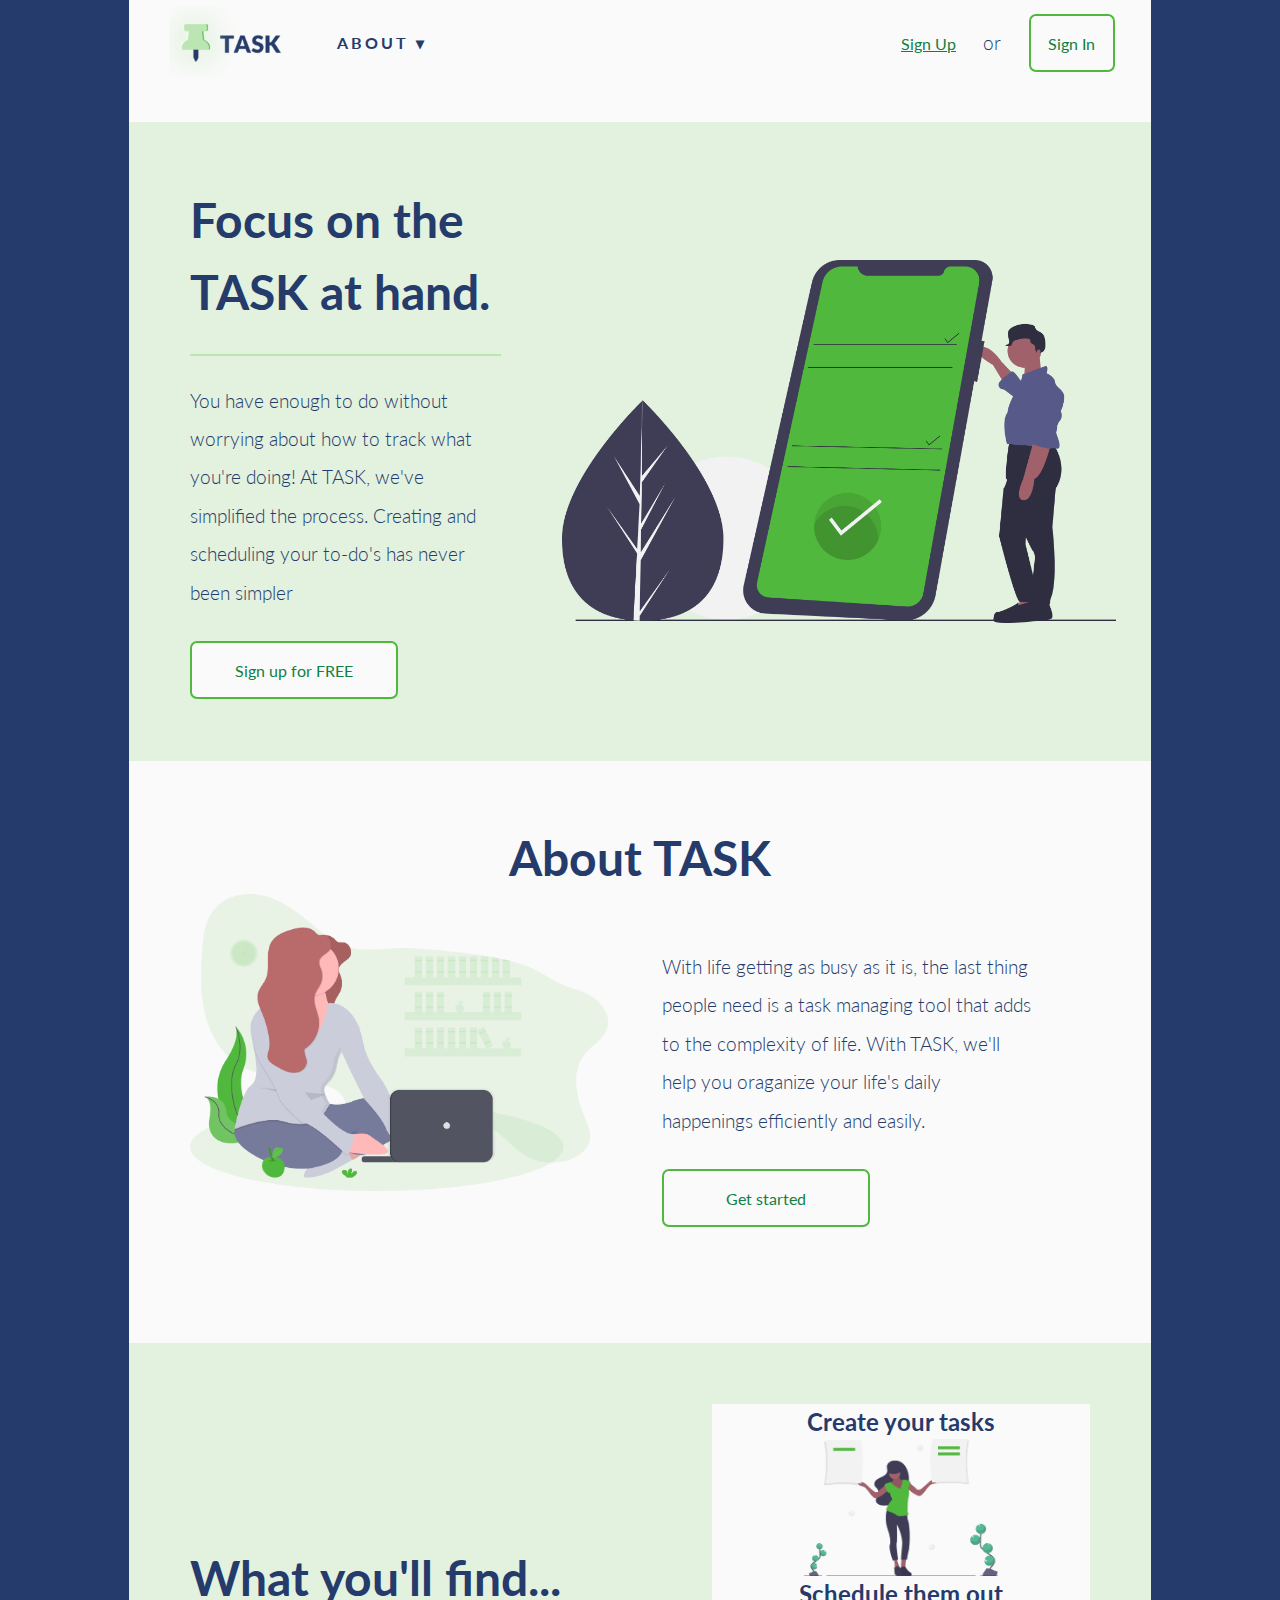
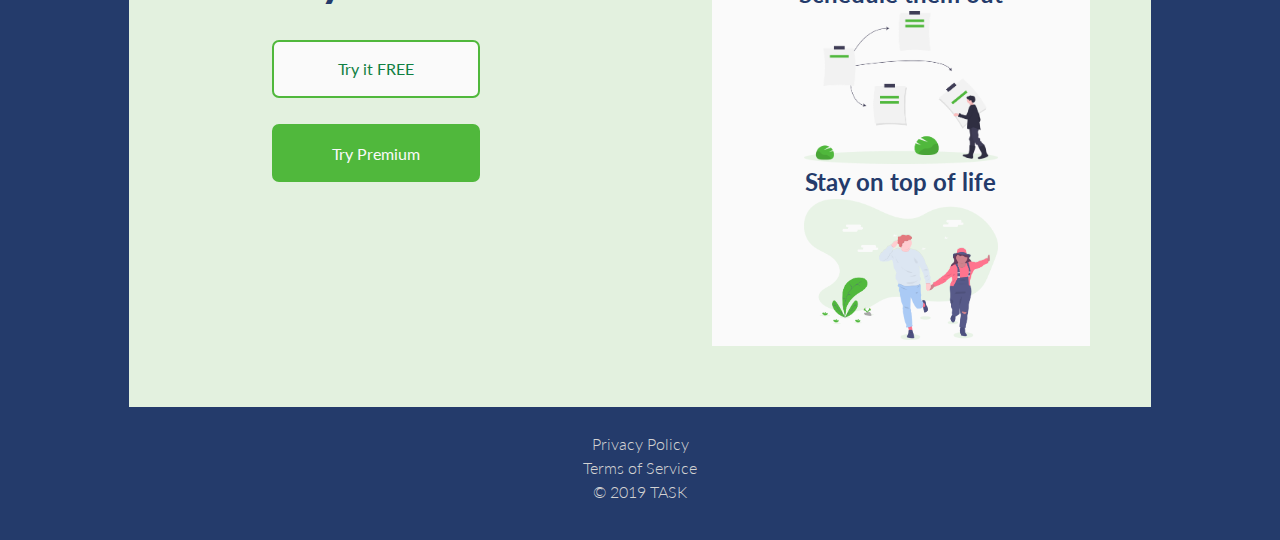
<file: index.html>
<!doctype html>

<html lang="en">
<head>
  <meta charset="utf-8">
  <meta name="viewport" content="width=device-width, initial-scale=1.0">

  <title>TASK - The Beginning of a Journey</title>

  <link rel="stylesheet" href="css/index.css">

  <!--[if lt IE 9]>
    <script src="https://cdnjs.cloudflare.com/ajax/libs/html5shiv/3.7.3/html5shiv.js"></script>
  <![endif]-->
  <link href="https://fonts.googleapis.com/css?family=Lato:300,400,700,900&display=swap" rel="stylesheet">

</head>

<body>

  <div class="wrapper">
    <header>
      <nav>
        <div class="leftSideNav">
          <a href="index.html"><img src="images/favicon.png"></a>
            <a href="about.html"><h2>About &#x25BE</h2></a>
            <!-- <a href="#"><h2>Features &#x25BE</h2></a> -->
          </div>
         <div class="rightSideNav">
            <a class="signUp" href="https://5d446cae71a49400095f6cd5--zen-yalow-896dbd.netlify.com/register">Sign Up</a>
            <p>or</p>
            <div class="signIn">
              <a href="https://5d446cae71a49400095f6cd5--zen-yalow-896dbd.netlify.com/login">Sign In</a>
            </div>
          </div>
      </nav>
    </header>

    <div class="section1">
      <div class="textAndButton">
        <h1>Focus on the TASK at hand.</h1>
        <!-- <h3>The Beginning of a Journey</h3> -->
        <br>
        <hr>
        <br>
        <p>You have enough to do without worrying about how to track what you're doing! At TASK, we've simplified the process. Creating and scheduling your to-do's has never been simpler</p>
        <br>
        <a href="https://5d446cae71a49400095f6cd5--zen-yalow-896dbd.netlify.com/register">Sign up for FREE</a>
      </div>
      <div class="imageAlign">
        <img src="images/undraw_chore_list_iof3 (1).png">
      </div>
    </div>

    <div class="section2">
      <h1>About TASK</h1>
      <div class="imgAndText">
        <img src="images/undraw_freelancer_b0my.png">
        <div class="textAndButton">
          <p>With life getting as busy as it is, the last thing people need is a task managing tool that adds to the complexity of life. With TASK, we'll help you oraganize your life's daily happenings efficiently and easily.</p>
          <br>
          <a href="https://5d446cae71a49400095f6cd5--zen-yalow-896dbd.netlify.com/register">Get started</a>
        </div> 
      </div>
    </div>

    <div class="section3">
      <div class="headerAndButtons">
        <h1>What you'll find...</h1>
        <a href="https://5d446cae71a49400095f6cd5--zen-yalow-896dbd.netlify.com/register">Try it FREE</a>
        <a class="premium" href="https://5d446cae71a49400095f6cd5--zen-yalow-896dbd.netlify.com/register">Try Premium</a>
      </div>
      <div class ="imgAndText">
        <h4>Create your tasks</h4>
        <img src="images/undraw_add_notes_8cfw.png">
        <h4>Schedule them out</h4>
        <img src="images/undraw_timeline_9u4u (1).png">
        <h4>Stay on top of life</h4>
        <img class="bottomImg" src="images/undraw_running_wild_ni0y.png">
      </div>
    </div>

    <footer>
      <p>Privacy Policy</p>
      <p>Terms of Service</p>
      <p>© 2019 TASK</p>
    </footer>
  </div>

</body>
</html>
</file>
<file: css/index.css>
/* http://meyerweb.com/eric/tools/css/reset/ 
   v2.0 | 20110126
   License: none (public domain)
*/
html,
body,
div,
span,
applet,
object,
iframe,
h1,
h2,
h3,
h4,
h5,
h6,
p,
blockquote,
pre,
a,
abbr,
acronym,
address,
big,
cite,
code,
del,
dfn,
em,
img,
ins,
kbd,
q,
s,
samp,
small,
strike,
strong,
sub,
sup,
tt,
var,
b,
u,
i,
center,
dl,
dt,
dd,
ol,
ul,
li,
fieldset,
form,
label,
legend,
table,
caption,
tbody,
tfoot,
thead,
tr,
th,
td,
article,
aside,
canvas,
details,
embed,
figure,
figcaption,
footer,
header,
hgroup,
menu,
nav,
output,
ruby,
section,
summary,
time,
mark,
audio,
video {
  margin: 0;
  padding: 0;
  border: 0;
  font-size: 100%;
  font: inherit;
  vertical-align: baseline;
}
/* HTML5 display-role reset for older browsers */
article,
aside,
details,
figcaption,
figure,
footer,
header,
hgroup,
menu,
nav,
section {
  display: block;
}
ol,
ul {
  list-style: none;
}
blockquote,
q {
  quotes: none;
}
blockquote:before,
blockquote:after,
q:before,
q:after {
  content: '';
  content: none;
}
table {
  border-collapse: collapse;
  border-spacing: 0;
}
* {
  box-sizing: border-box;
}
html,
body {
  height: 100%;
  background-color: #243B6B;
  margin: auto;
  margin-top: -1.4%;
}
/* --------- global font here ------------- */
p,
h1,
h2,
h3,
h4,
a {
  font-family: 'Lato', sans-serif;
  color: #243B6B;
  font-weight: 300;
}
/* ---------------------------------------- */
p {
  font-size: 1.2rem;
  line-height: 2;
}
a {
  text-decoration: none;
  color: black;
}
h2 {
  letter-spacing: 3px;
  font-weight: 700;
  font-size: 1rem;
  text-decoration: none;
  text-transform: uppercase;
  color: #243B6B;
  padding: 15px;
}
h1 {
  font-size: 36pt;
  font-weight: 700;
  line-height: 1.5;
  color: #243B6B;
}
h4 {
  font-weight: 700;
  font-size: 1.5rem;
}
hr {
  width: 100%;
  border: 1px solid #BBE5B3;
}
nav {
  display: flex;
  flex-direction: row;
  justify-content: space-between;
  background-color: #FAFAFA;
}
@media (max-width: 500px) {
  nav {
    flex-direction: column;
    height: 100%;
  }
  nav img {
    display: none;
  }
}
nav .leftSideNav {
  display: flex;
  max-width: 100%;
  height: 158px;
  background-color: #FAFAFA;
  align-items: center;
}
@media (max-width: 500px) {
  nav .leftSideNav {
    flex-direction: column;
    height: 100%;
  }
  nav .leftSideNav img {
    display: none;
  }
}
@media (max-width: 500px) {
  nav .leftSideNav img {
    display: inline-block;
    margin-left: -10px;
    margin-left: 7px;
  }
}
nav img {
  width: 130px;
  height: auto;
  margin-left: 40px;
  margin-right: 23px;
}
nav a:hover {
  color: #9190A8;
}
nav .rightSideNav {
  display: flex;
  flex-direction: row;
  justify-content: space-between;
  width: 250px;
  max-width: 100%;
  background-color: #FAFAFA;
  align-items: center;
}
@media (max-width: 800px) {
  nav .rightSideNav {
    width: 30%;
  }
}
@media (max-width: 500px) {
  nav .rightSideNav {
    width: 100%;
    padding-left: 9%;
    padding-bottom: 5%;
    padding-top: 5%;
    border-top: 12px solid #243B6B;
    border-bottom: 12px solid #243B6B;
    justify-content: space-around;
  }
}
nav .rightSideNav .signUp {
  color: #108043;
  text-decoration: underline;
  font-weight: 400;
}
nav .rightSideNav .signIn {
  padding-right: 36px;
}
nav .rightSideNav .signIn a {
  border: 2px solid #50B83C;
  border-radius: 7px;
  width: 13rem;
  text-align: center;
  font-weight: 400;
  padding: 1.1rem;
  background: #FAFAFA;
  color: #108043;
}
nav .rightSideNav .signIn a:hover {
  background: #50B83C;
  color: #FAFAFA;
  animation-name: fade;
  animation-duration: 0.5s;
}
@keyframes fade {
  from {
    background-color: #FAFAFA;
  }
  to {
    background-color: #50B83C;
  }
  from {
    color: #50B83C;
  }
  to {
    color: #FAFAFA;
  }
}
footer {
  display: flex;
  flex-direction: column;
  align-items: center;
  padding-top: 25px;
}
footer p {
  font-size: 1rem;
  font-weight: 300;
  color: lightgray;
  line-height: 1.5;
}
.wrapper {
  max-width: 1022px;
  margin: auto;
}
.section1 {
  display: flex;
  flex-direction: row;
  background-color: #E3F1DF;
}
@media (max-width: 500px) {
  .section1 {
    flex-direction: column;
    height: 100%;
  }
  .section1 img {
    display: none;
  }
}
@media (max-width: 800px) {
  .section1 {
    justify-content: center;
    flex-direction: column;
    width: 100%;
  }
}
.section1 img {
  width: 100%;
  height: auto;
  background-color: #E3F1DF;
  padding-right: 6%;
}
.section1 .imageAlign {
  display: flex;
  align-items: center;
  width: 167%;
}
@media (max-width: 800px) {
  .section1 .imageAlign {
    justify-content: center;
    flex-direction: column;
    width: 100%;
  }
}
@media (max-width: 800px) {
  .section1 .imageAlign {
    padding-bottom: 6%;
    padding-left: 6%;
  }
}
/* ------------------ About Page ------------------ */
.section1A {
  display: flex;
  flex-direction: column;
  width: 100%;
  padding: 6%;
  background-color: #E3F1DF;
}
.section1A a:hover {
  text-decoration: underline;
}
.section1A h2 a {
  text-transform: none;
  color: #108043;
  font-weight: 400;
}
.section1A h2 {
  padding-left: 0%;
}
.section1A hr {
  margin-top: 20px;
  margin-bottom: 20px;
}
.section1A .aboutImages {
  display: flex;
  flex-direction: row;
  justify-content: space-between;
}
.section1A .aboutImages img {
  width: auto;
  height: 300px;
}
.section1A .aboutImages img {
  margin-bottom: 10px;
}
@media (max-width: 500px) {
  .section1A .aboutImages .PNG {
    flex-direction: column;
    height: 100%;
  }
  .section1A .aboutImages .PNG img {
    display: none;
  }
}
@media (max-width: 800px) {
  .section1A .aboutImages .PNG img {
    display: none;
  }
}
.section2A {
  display: flex;
  flex-direction: column;
  width: 100%;
  padding: 6%;
  align-items: flex-end;
  background-color: #FAFAFA;
}
.section2A a:hover {
  text-decoration: underline;
}
.section2A h2 a {
  text-transform: none;
  color: #108043;
  font-weight: 400;
}
.section2A h2 {
  padding-right: 0%;
}
.section2A hr {
  margin-top: 20px;
  margin-bottom: 20px;
}
.section2A .aboutImages {
  display: flex;
  flex-direction: row;
  justify-content: space-between;
  align-self: normal;
}
.section2A .aboutImages img {
  width: auto;
  height: 300px;
}
@media (max-width: 500px) {
  .section2A .aboutImages {
    justify-content: flex-start;
  }
}
.section2A .aboutImages img {
  margin-bottom: 10px;
}
@media (max-width: 500px) {
  .section2A .aboutImages .PNG {
    flex-direction: column;
    height: 100%;
  }
  .section2A .aboutImages .PNG img {
    display: none;
  }
}
@media (max-width: 800px) {
  .section2A .aboutImages .PNG img {
    display: none;
  }
}
.section2A .nameAndText {
  display: flex;
  flex-direction: column;
  align-items: flex-end;
}
@media (max-width: 500px) {
  .section2A .nameAndText {
    align-items: flex-start;
  }
  .section2A .nameAndText h2 {
    padding-left: 0px;
  }
}
/* ---------------------------------------------- */
.textAndButton {
  display: flex;
  flex-direction: column;
  width: 100%;
  padding: 6%;
  background-color: #E3F1DF;
}
.textAndButton a {
  border: 2px solid #50B83C;
  border-radius: 7px;
  width: 13rem;
  text-align: center;
  font-weight: 400;
  padding: 1.1rem;
  background: #FAFAFA;
  color: #108043;
}
.textAndButton a:hover {
  background: #50B83C;
  color: #FAFAFA;
  animation-name: fade;
  animation-duration: 0.5s;
}
@keyframes fade {
  from {
    background-color: #FAFAFA;
  }
  to {
    background-color: #50B83C;
  }
  from {
    color: #50B83C;
  }
  to {
    color: #FAFAFA;
  }
}
.textAndButton img,
.textAndButton h3,
.textAndButton p {
  margin-bottom: 0.7rem;
}
.textAndButton h3 {
  font-size: 1.8rem;
  color: #243B6B;
}
@media (max-width: 500px) {
  .textAndButton {
    align-items: center;
  }
}
.section2 {
  display: flex;
  flex-direction: column;
  width: 100%;
  padding: 6%;
  background-color: #FAFAFA;
}
@media (max-width: 500px) {
  .section2 {
    flex-direction: column;
    height: 100%;
  }
  .section2 img {
    display: none;
  }
}
.section2 .imgAndText {
  display: flex;
  flex-direction: row;
}
@media (max-width: 800px) {
  .section2 .imgAndText {
    justify-content: center;
    flex-direction: column;
    width: 100%;
  }
}
.section2 .textAndButton {
  background-color: #FAFAFA;
}
.section2 h1 {
  text-align: center;
}
.section2 img {
  width: auto;
  height: 297px;
}
@media (max-width: 800px) {
  .section2 img {
    width: 100%;
    height: auto;
  }
}
.section3 {
  display: flex;
  flex-direction: column;
  width: 100%;
  padding: 6%;
  flex-direction: row;
  align-items: center;
  justify-content: space-between;
  background-color: #E3F1DF;
}
@media (max-width: 500px) {
  .section3 {
    flex-direction: column;
    height: 100%;
  }
  .section3 img {
    display: none;
  }
}
@media (max-width: 500px) {
  .section3 h1,
  .section3 h4 {
    display: none;
  }
}
.section3 .historyList {
  border-bottom: 1px dashed white;
  margin-bottom: 10px;
  margin-top: 10px;
  width: 25rem;
}
.section3 .headerAndButtons {
  display: flex;
  flex-direction: column;
  align-items: center;
}
.section3 .headerAndButtons a {
  border: 2px solid #50B83C;
  border-radius: 7px;
  width: 13rem;
  text-align: center;
  font-weight: 400;
  padding: 1.1rem;
  background: #FAFAFA;
  color: #108043;
}
.section3 .headerAndButtons a:hover {
  background: #50B83C;
  color: #FAFAFA;
  animation-name: fade;
  animation-duration: 0.5s;
}
@keyframes fade {
  from {
    background-color: #FAFAFA;
  }
  to {
    background-color: #50B83C;
  }
  from {
    color: #50B83C;
  }
  to {
    color: #FAFAFA;
  }
}
.section3 .headerAndButtons a,
.section3 .headerAndButtons h1 {
  margin-bottom: 7%;
}
.section3 .headerAndButtons .premium {
  background: #50B83C;
  color: #FAFAFA;
}
.section3 .imgAndText {
  display: flex;
  flex-direction: column;
  align-items: center;
  width: 42%;
  padding: 3px;
  background-color: #FAFAFA;
}
@media (max-width: 800px) {
  .section3 .imgAndText {
    background: none;
  }
}
.section3 .imgAndText img {
  width: 200px;
  height: auto;
  padding: 3px;
}
/* Set every element's box-sizing to border-box */
/* ----------------- MixIn ---------------- */
/* ----------------- Variable ---------------- */
/* ----------------- Variable ---------------- */
/* --------- global font here ------------- */
</file>
